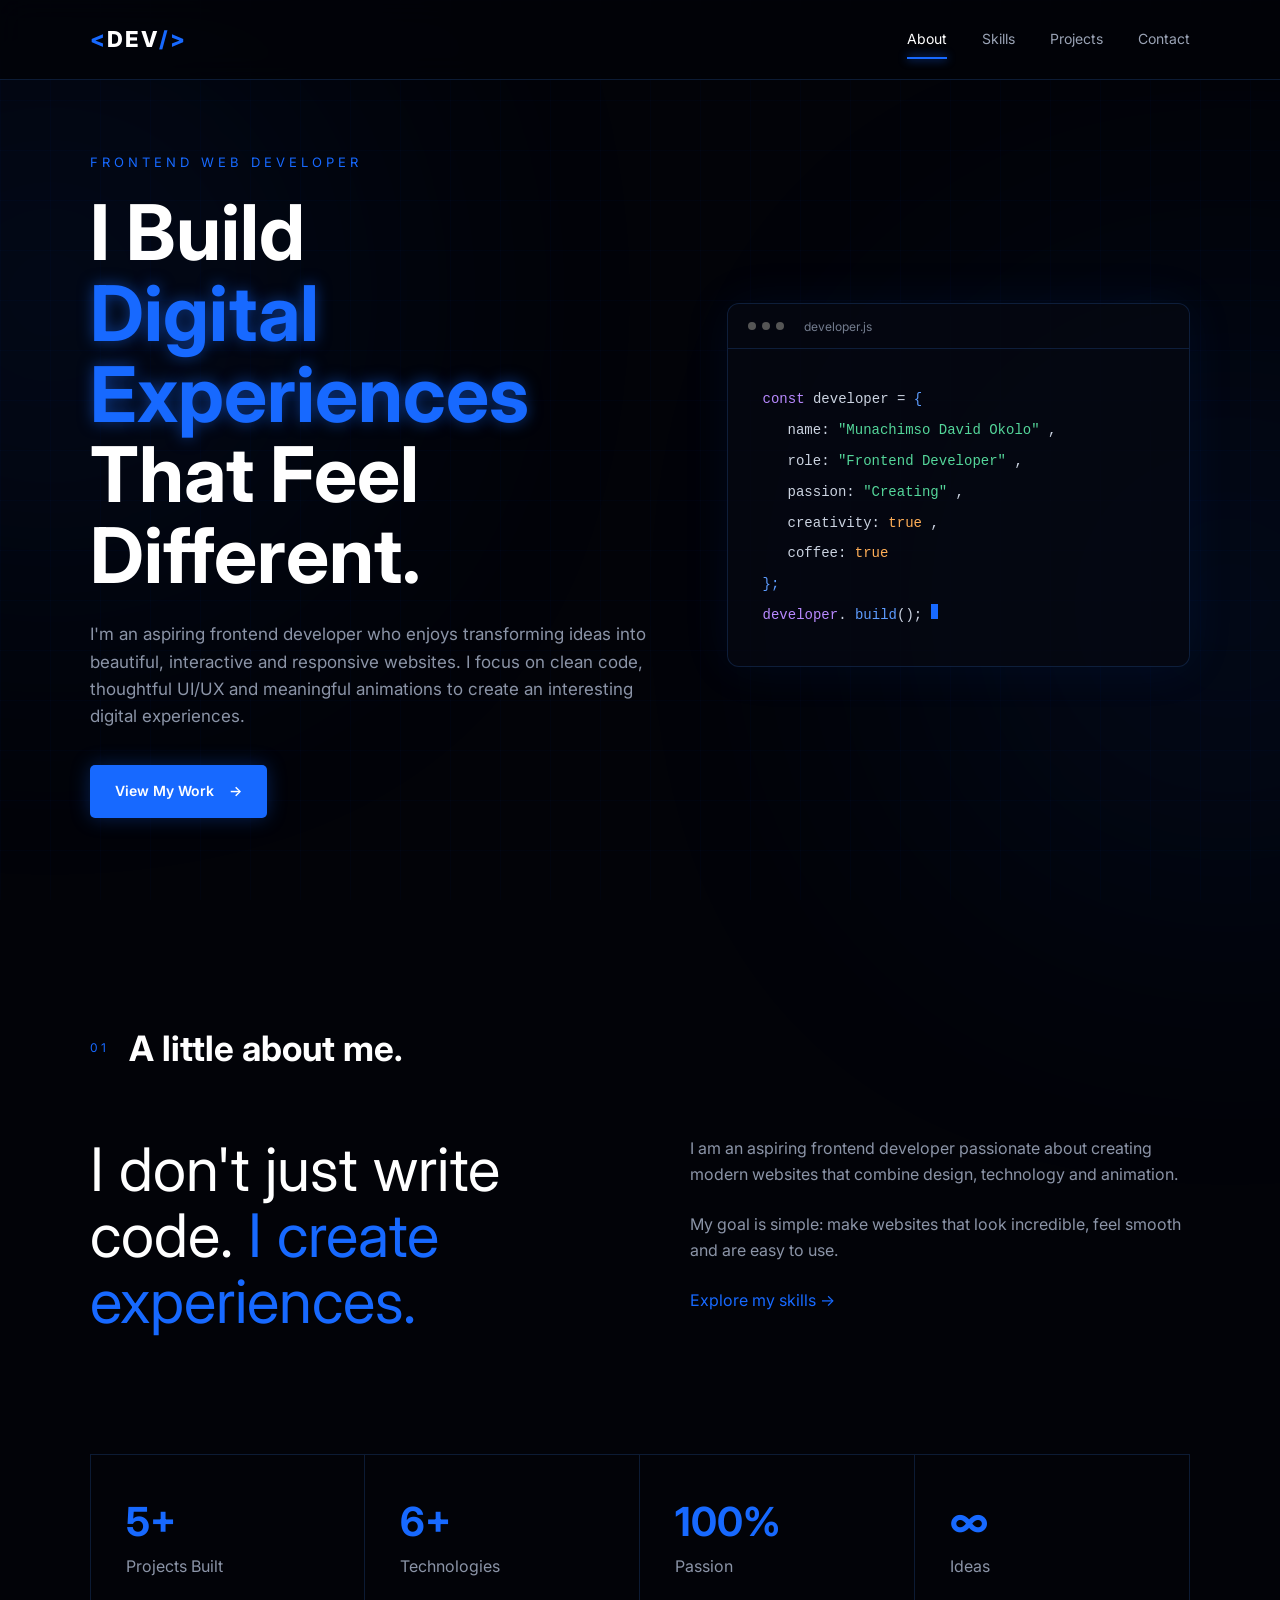
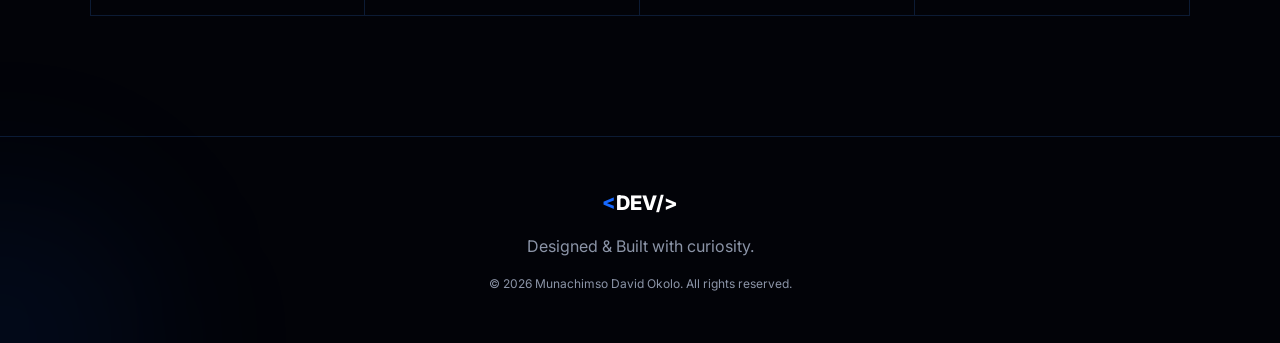
<file: index.html>
<!DOCTYPE html>
<html lang="en">

<head>
    <meta charset="UTF-8">

    <!-- Makes the website responsive on phones and tablets -->
    <meta name="viewport" content="width=device-width, initial-scale=1.0">

    <title>Munachimso David Okolo | Frontend Developer</title>

    <!-- Google Font -->
    <link rel="preconnect" href="https://fonts.googleapis.com">
    <link rel="preconnect" href="https://fonts.gstatic.com" crossorigin>

    <link href="https://fonts.googleapis.com/css2?family=Inter:wght@400;500;600;700;800&display=swap"
        rel="stylesheet">

    <!-- Our CSS file -->
    <link rel="stylesheet" href="css/style.css">
</head>

<body>

    <!-- =========================================
         LOADING SCREEN
    ========================================== -->

    <div class="loader">
        <div class="loader-text">LOADING<span>.</span></div>
    </div>


    <!-- =========================================
         NAVIGATION BAR
    ========================================== -->

    <header class="navbar">

        <a href="index.html" class="logo">
            <span>&lt;</span>DEV<span>/&gt;</span>
        </a>

        <!-- Mobile menu button -->
        <button class="menu-toggle" id="menuToggle">
            ☰
        </button>

        <nav id="navMenu">

            <a href="index.html" class="active">
                About
            </a>

            <a href="skills.html">
                Skills
            </a>

            <a href="projects.html">
                Projects
            </a>

            <a href="contact.html">
                Contact
            </a>

        </nav>

    </header>


    <!-- =========================================
         ANIMATED BACKGROUND
    ========================================== -->

    <div class="background-grid"></div>

    <div class="glow glow-one"></div>
    <div class="glow glow-two"></div>


    <!-- =========================================
         HERO / ABOUT SECTION
    ========================================== -->

    <main>

        <section class="hero">

            <div class="hero-content reveal">

                <p class="small-title">
                    FRONTEND WEB DEVELOPER
                </p>

                <h1>
                    I Build
                    <span>Digital Experiences</span>
                    That Feel Different.
                </h1>

                <p class="hero-description">
                    I'm an aspiring frontend developer who enjoys transforming ideas
                    into beautiful, interactive and responsive websites.
                    I focus on clean code, thoughtful UI/UX and meaningful animations to create
                    an interesting digital experiences.
                </p>


                <!-- Buttons -->

                <div class="hero-buttons">

                    <a href="projects.html" class="btn primary-btn">
                        View My Work
                        <span>→</span>
                    </a>

                    <!-- <a href="contact.html" class="btn secondary-btn">
                        Let's Talk
                    </a> -->

                </div>

            </div>


            <!-- =====================================
                 DEVELOPER CODE CARD
            ====================================== -->

            <div class="code-card reveal">

                <div class="window-top">

                    <div class="window-dots">
                        <span></span>
                        <span></span>
                        <span></span>
                    </div>

                    <p>developer.js</p>

                </div>


                <div class="code-content">

                    <p>
                        <span class="purple">const</span>
                        developer =
                        <span class="blue">{</span>
                    </p>

                    <p class="indent">
                        name:
                        <span class="green">
                            "Munachimso David Okolo"
                        </span>,
                    </p>

                    <p class="indent">
                        role:
                        <span class="green">
                            "Frontend Developer"
                        </span>,
                    </p>

                    <p class="indent">
                        passion:
                        <span class="green">
                            "Creating"
                        </span>,
                    </p>

                    <p class="indent">
                        creativity:
                        <span class="orange">
                            true
                        </span>,
                    </p>

                    <p class="indent">
                        coffee:
                        <span class="orange">
                            true
                        </span>
                    </p>

                    <p>
                        <span class="blue">};</span>
                    </p>

                    <p class="cursor-line">
                        <span class="purple">developer</span>.
                        <span class="blue">build</span>();
                        <span class="typing-cursor"></span>
                    </p>

                </div>

            </div>

        </section>


        <!-- =========================================
             ABOUT ME SECTION
        ========================================== -->

        <section class="about-section reveal">

            <div class="section-heading">

                <span>01</span>

                <h2>
                    A little about me.
                </h2>

            </div>

            <div class="about-grid">

                <div>

                    <p class="large-text">
                        I don't just write code.
                        <span>I create experiences.</span>
                    </p>

                </div>


                <div class="about-text">

                    <p>
                        I am an aspiring frontend developer passionate about
                        creating modern websites that combine design,
                        technology and animation.
                    </p>

                    <p>
                        My goal is simple: make websites that look
                        incredible, feel smooth and are easy to use.
                    </p>

                    <a href="skills.html" class="text-link">
                        Explore my skills →
                    </a>

                </div>

            </div>

        </section>


        <!-- =========================================
             QUICK STATS
        ========================================== -->

        <section class="stats reveal">

            <div class="stat-box">
                <h3>5+</h3>
                <p>Projects Built</p>
            </div>

            <div class="stat-box">
                <h3>6+</h3>
                <p>Technologies</p>
            </div>

            <div class="stat-box">
                <h3>100%</h3>
                <p>Passion</p>
            </div>

            <div class="stat-box">
                <h3>∞</h3>
                <p>Ideas</p>
            </div>

        </section>

    </main>


    <!-- =========================================
         FOOTER
    ========================================== -->

    <footer>

        <div class="footer-logo">
            &lt;DEV/&gt;
        </div>

        <p>
            Designed & Built with curiosity.
        </p>

        <p class="copyright">
            © 2026 Munachimso David Okolo. All rights reserved.
        </p>

    </footer>


    <!-- JavaScript -->
    <script src="js/script.js"></script>

</body>

</html>
</file>
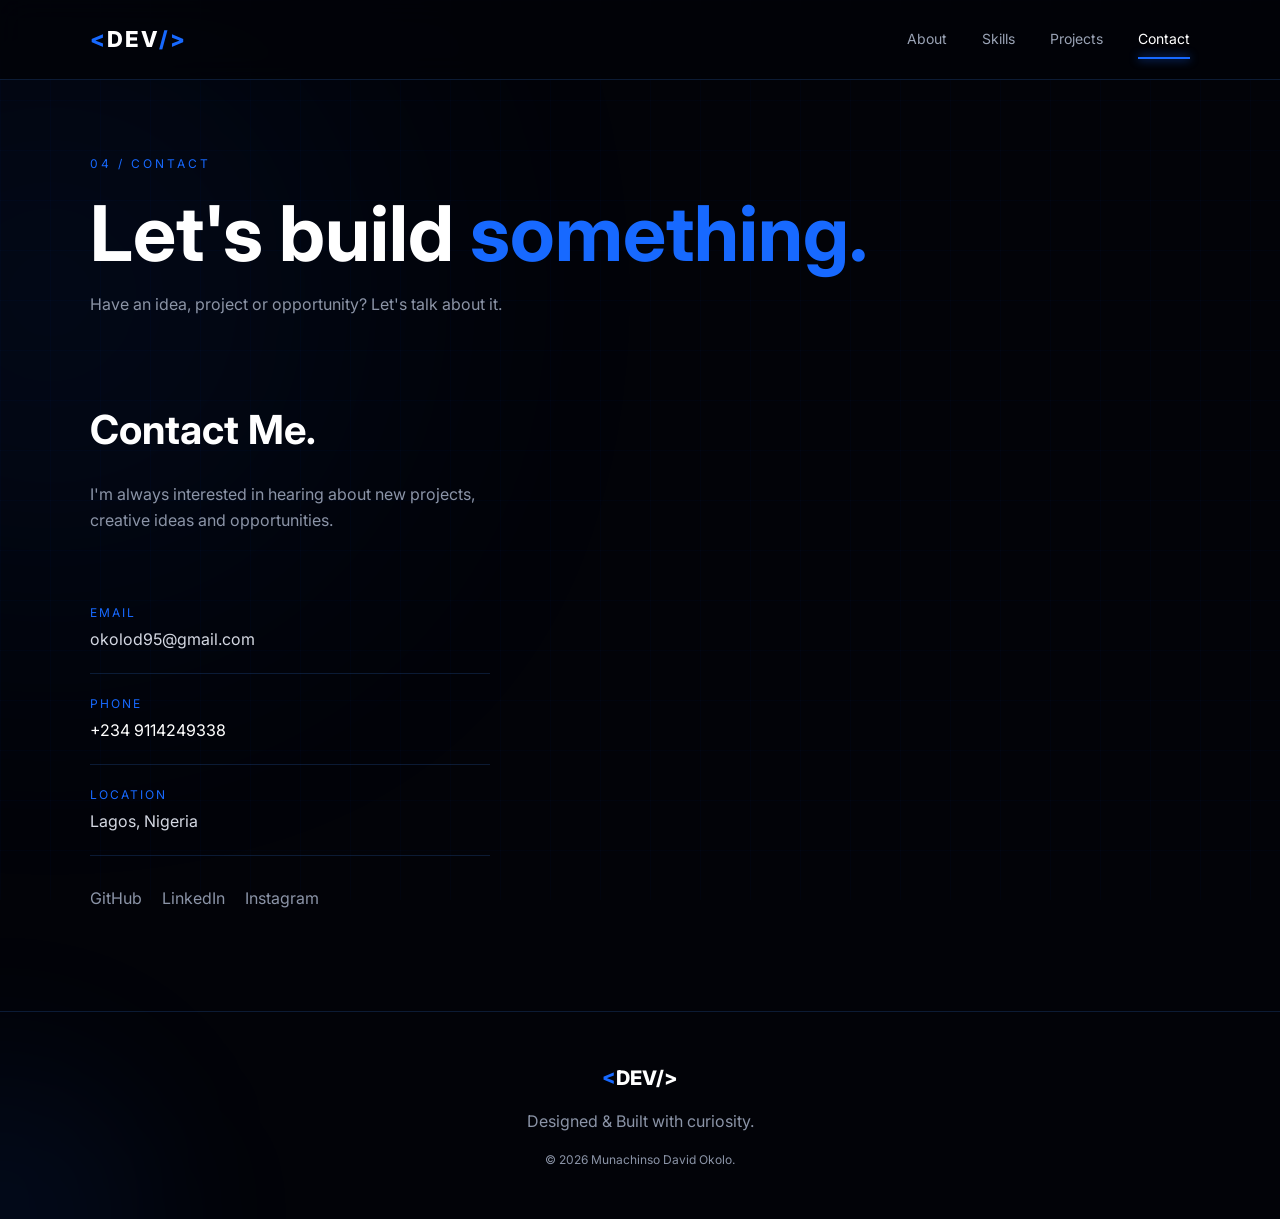
<file: contact.html>
<!DOCTYPE html>
<html lang="en">

<head>

    <meta charset="UTF-8">

    <meta name="viewport" content="width=device-width, initial-scale=1.0">

    <title>Contact | Munachimso David Okolo</title>

    <link rel="preconnect" href="https://fonts.googleapis.com">
    <link rel="preconnect" href="https://fonts.gstatic.com" crossorigin>

    <link href="https://fonts.googleapis.com/css2?family=Inter:wght@400;500;600;700;800&display=swap"
        rel="stylesheet">

    <link rel="stylesheet" href="css/style.css">

</head>

<body>


    <!-- Navigation -->

    <header class="navbar">

        <a href="index.html" class="logo">
            <span>&lt;</span>DEV<span>/&gt;</span>
        </a>

        <button class="menu-toggle" id="menuToggle">
            ☰
        </button>

        <nav id="navMenu">

            <a href="index.html">
                About
            </a>

            <a href="skills.html">
                Skills
            </a>

            <a href="projects.html">
                Projects
            </a>

            <a href="contact.html" class="active">
                Contact
            </a>

        </nav>

    </header>


    <!-- Background -->

    <div class="background-grid"></div>

    <div class="glow glow-one"></div>


    <main class="page-container">


        <!-- Heading -->

        <section class="page-heading reveal">

            <span class="section-number">
                04 / CONTACT
            </span>

            <h1>
                Let's build
                <span>something.</span>
            </h1>

            <p>
                Have an idea, project or opportunity?
                Let's talk about it.
            </p>

        </section>


        <!-- Contact layout -->

        <section class="contact-grid reveal">


            <!-- Contact information -->

            <div class="contact-info">

                <h2>
                    Contact Me.
                </h2>

                <p>
                    I'm always interested in hearing about
                    new projects, creative ideas and
                    opportunities.
                </p>


                <div class="contact-item">

                    <span>Email</span>

                    <a href="okolod95@gmail.com">
                        okolod95@gmail.com
                    </a>
                </div>

                <div class="contact-item">

                    <span>Phone</span>
                    +234 9114249338
                </div>


                <div class="contact-item">

                    <span>Location</span>

                    <p>
                        Lagos, Nigeria
                    </p>

                </div>


                <div class="social-links">

                    <a href="https://github.com/okolod95/">
                        GitHub
                    </a>

                    <a href="https://www.linkedin.com/in/munachimso-okolo-769398428">
                        LinkedIn
                    </a>

                    <a href="#">
                        Instagram
                    </a>

                    

                </div>

            </div>


            <!-- Contact form -->

            <!-- <form class="contact-form" id="contactForm">

                <div class="input-group">

                    <label for="name">
                        Your Name
                    </label>

                    <input
                        type="text"
                        id="name"
                        placeholder="John Doe"
                        required
                    >

                </div>


                <div class="input-group">

                    <label for="email">
                        Email Address
                    </label>

                    <input
                        type="email"
                        id="email"
                        placeholder="john@example.com"
                        required
                    >

                </div>


                <div class="input-group">

                    <label for="message">
                        Tell me about your project
                    </label>

                    <textarea
                        id="message"
                        rows="6"
                        placeholder="I have an idea..."
                        required
                    ></textarea>

                </div>


                <button type="submit" class="btn primary-btn">

                    Send Message

                    <span>→</span>

                </button> -->


                <!-- JavaScript displays a message here -->

                <!-- <p id="formMessage"></p> -->

            <!-- </form> -->

        </section>


    </main>


    <!-- Footer -->

    <footer>

        <div class="footer-logo">
            &lt;DEV/&gt;
        </div>

        <p>
            Designed & Built with curiosity.
        </p>

        <p class="copyright">
            © 2026 Munachinso David Okolo.
        </p>

    </footer>


    <script src="js/script.js"></script>

</body>

</html>
</file>
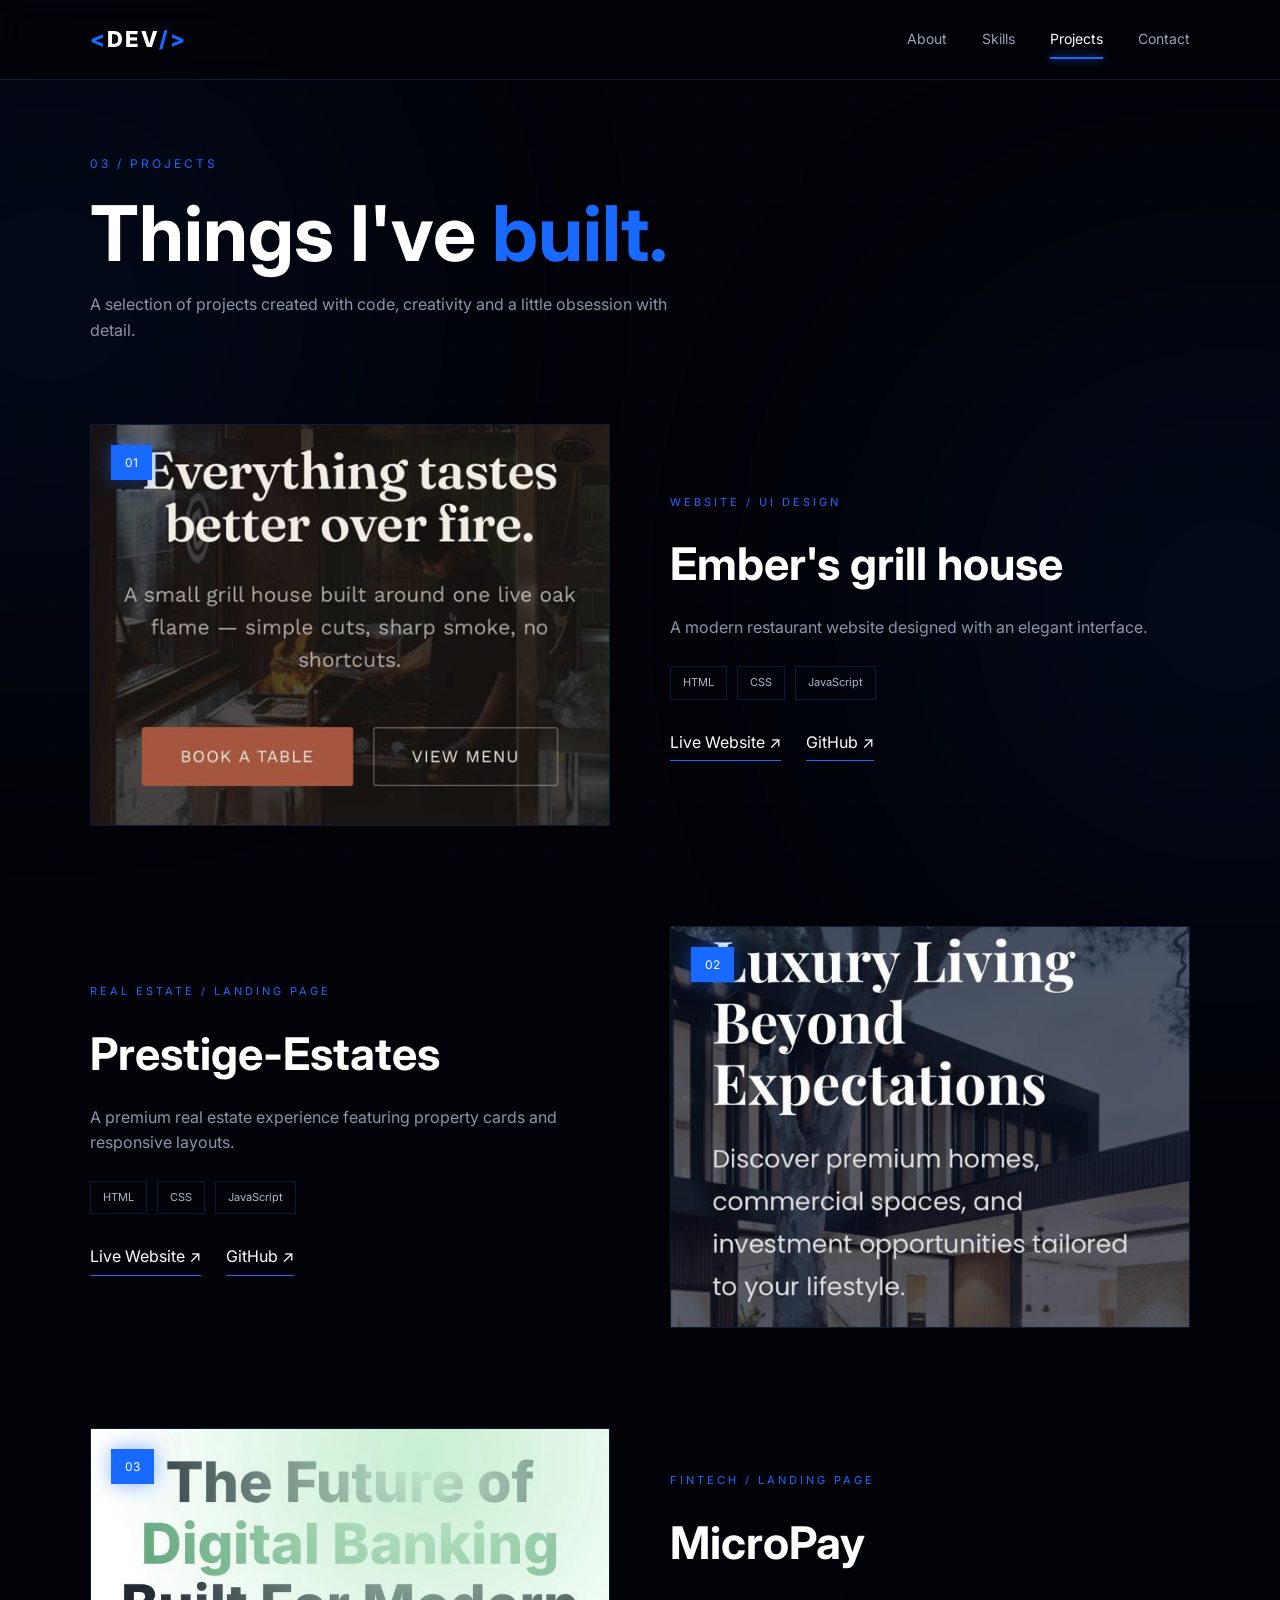
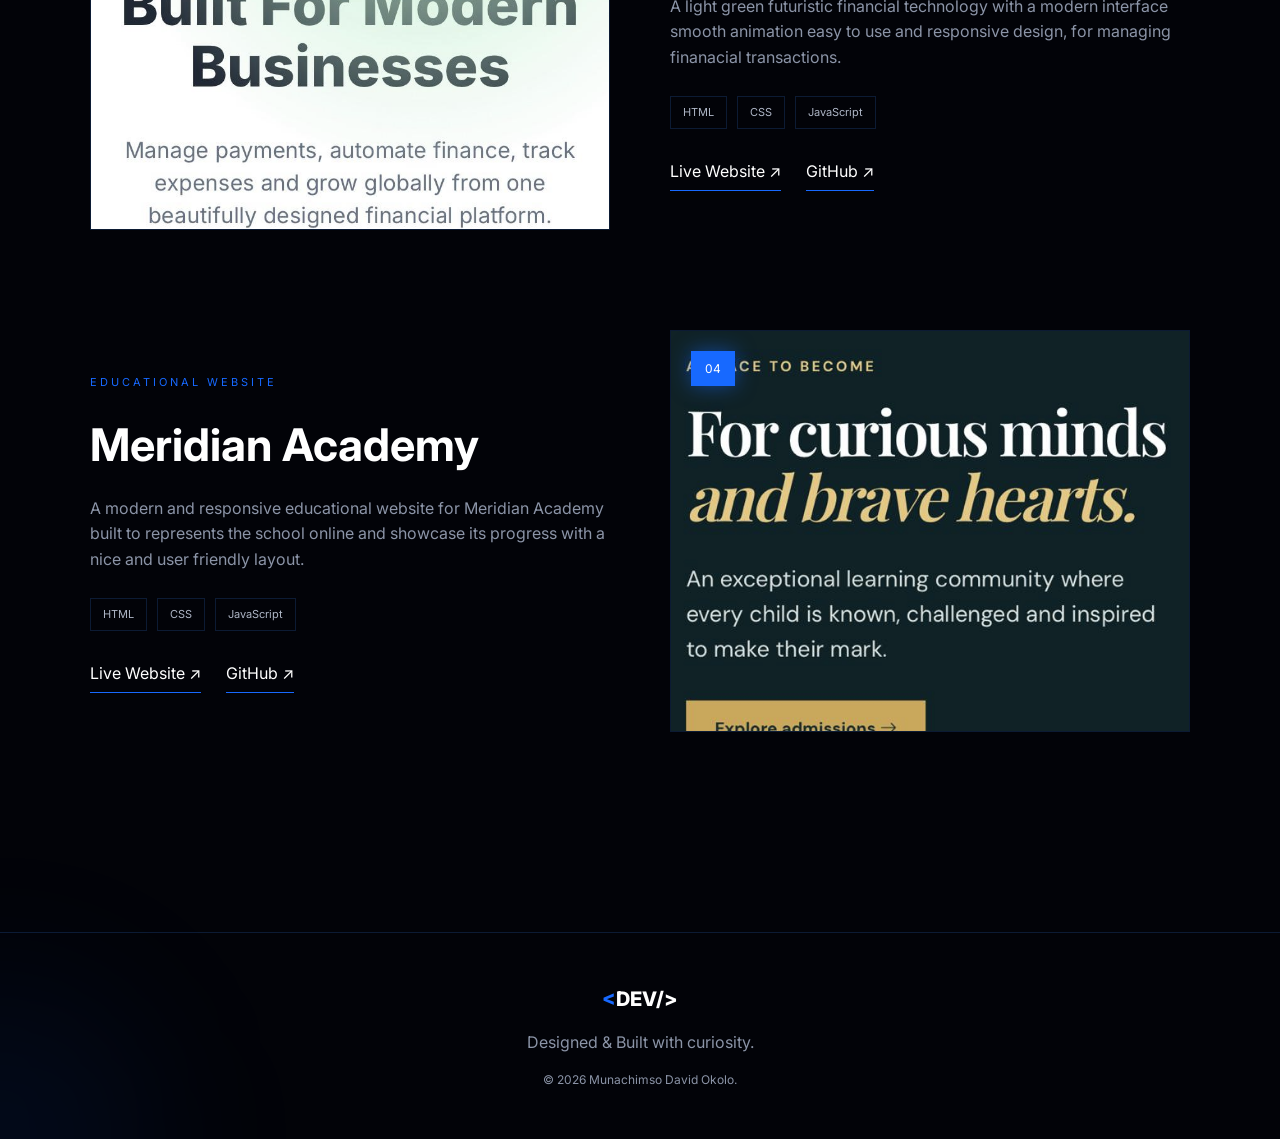
<file: projects.html>
<!DOCTYPE html>
<html lang="en">

<head>

    <meta charset="UTF-8">

    <meta name="viewport" content="width=device-width, initial-scale=1.0">

    <title>Projects | Munachimso David Okolo</title>

    <link rel="preconnect" href="https://fonts.googleapis.com">
    <link rel="preconnect" href="https://fonts.gstatic.com" crossorigin>

    <link href="https://fonts.googleapis.com/css2?family=Inter:wght@400;500;600;700;800&display=swap"
        rel="stylesheet">

    <link rel="stylesheet" href="css/style.css">

</head>

<body>


    <!-- Navigation -->

    <header class="navbar">

        <a href="index.html" class="logo">
            <span>&lt;</span>DEV<span>/&gt;</span>
        </a>

        <button class="menu-toggle" id="menuToggle">
            ☰
        </button>

        <nav id="navMenu">

            <a href="index.html">
                About
            </a>

            <a href="skills.html">
                Skills
            </a>

            <a href="projects.html" class="active">
                Projects
            </a>

            <a href="contact.html">
                Contact
            </a>

        </nav>

    </header>


    <!-- Background -->

    <div class="background-grid"></div>

    <div class="glow glow-one"></div>
    <div class="glow glow-two"></div>


    <main class="page-container">


        <!-- Page heading -->

        <section class="page-heading reveal">

            <span class="section-number">
                03 / PROJECTS
            </span>

            <h1>
                Things I've
                <span>built.</span>
            </h1>

            <p>
                A selection of projects created with code,
                creativity and a little obsession with detail.
            </p>

        </section>


        <!-- =========================================
             PROJECT 1
        ========================================== -->

        <section class="project-card reveal">

            <div class="project-image">

                <img src="./img/ember.jpeg"
                    alt="Restaurant website project">

                <div class="project-number">
                    01
                </div>

            </div>


            <div class="project-info">

                <span class="project-type">
                    WEBSITE / UI DESIGN
                </span>

                <h2>
                    Ember's grill house 
                </h2>

                <p>
                    A modern restaurant website designed with
                    an elegant interface.
                </p>


                <div class="technologies">

                    <span>HTML</span>
                    <span>CSS</span>
                    <span>JavaScript</span>

                </div>


                <div class="project-links">

                    <a href="https://okolod95.github.io/Ember-s-grill-house-/" class="project-link">
                        Live Website ↗
                    </a>

                    <a href="https://github.com/okolod95/Ember-s-grill-house-" class="project-link">
                        GitHub ↗
                    </a>

                </div>

            </div>

        </section>


        <!-- =========================================
             PROJECT 2
        ========================================== -->

        <section class="project-card reverse reveal">

            <div class="project-image">

                <img src="./img/prestige.jpeg"
                    alt="Real estate website project">

                <div class="project-number">
                    02
                </div>

            </div>


            <div class="project-info">

                <span class="project-type">
                    REAL ESTATE / LANDING PAGE
                </span>

                <h2>
                    Prestige-Estates
                </h2>

                <p>
                    A premium real estate experience featuring
                    property cards and responsive layouts.
                </p>


                <div class="technologies">

                    <span>HTML</span>
                    <span>CSS</span>
                    <span>JavaScript</span>

                </div>


                <div class="project-links">

                    <a href="https://okolod95.github.io/Prestige-Estates/" class="project-link">
                        Live Website ↗
                    </a>

                    <a href="https://github.com/okolod95/Prestige-Estates" class="project-link">
                        GitHub ↗
                    </a>

                </div>

            </div>

        </section>


        <!-- =========================================
             PROJECT 3
        ========================================== -->

        <section class="project-card reveal">

            <div class="project-image">

                <img src="./img/micropay.jpeg"
                    alt="micropay landing page project">

                <div class="project-number">
                    03
                </div>

            </div>


            <div class="project-info">

                <span class="project-type">
                    FINTECH / LANDING PAGE
                </span>

                <h2>
                    MicroPay 
                </h2>

                <p>
                    A light green futuristic financial technology
                    with a modern interface smooth animation easy 
                    to use and responsive design, for managing finanacial 
                    transactions.
                </p>


                <div class="technologies">

                    <span>HTML</span>
                    <span>CSS</span>
                    <span>JavaScript</span>

                </div>


                <div class="project-links">

                    <a href="https://okolod95.github.io/micropay/" class="project-link">
                        Live Website ↗
                    </a>

                    <a href="https://github.com/okolod95/micropay/" class="project-link">
                        GitHub ↗
                    </a>

                </div>

            </div>

        </section>


        <!-- =========================================
             PROJECT 4
        ========================================== -->

        <section class="project-card reverse reveal">

            <div class="project-image">

                <img src="./img/meridian.jpeg"
                    alt="Educational Website">

                <div class="project-number">
                    04
                </div>

            </div>


            <div class="project-info">

                <span class="project-type">
                    EDUCATIONAL WEBSITE
                </span>

                <h2>
                    Meridian Academy
                </h2>

                <p>
                    A modern and responsive educational website 
                    for Meridian Academy built to  represents the 
                    school online and showcase its progress  with 
                    a nice and user friendly layout.
                </p>


                <div class="technologies">

                    <span>HTML</span>
                    <span>CSS</span>
                    <span>JavaScript</span>

                </div>


                <div class="project-links">

                    <a href="https://okolod95.github.io/Meridian-Academy/" class="project-link">
                        Live Website ↗
                    </a>

                    <a href="https://github.com/okolod95/Meridian-Academy/" class="project-link">
                        GitHub ↗
                    </a>

                </div>

            </div>

        </section>


    </main>


    <!-- Footer -->

    <footer>

        <div class="footer-logo">
            &lt;DEV/&gt;
        </div>

        <p>
            Designed & Built with curiosity.
        </p>

        <p class="copyright">
            © 2026 Munachimso David Okolo.
        </p>

    </footer>


    <script src="js/script.js"></script>

</body>

</html>
</file>
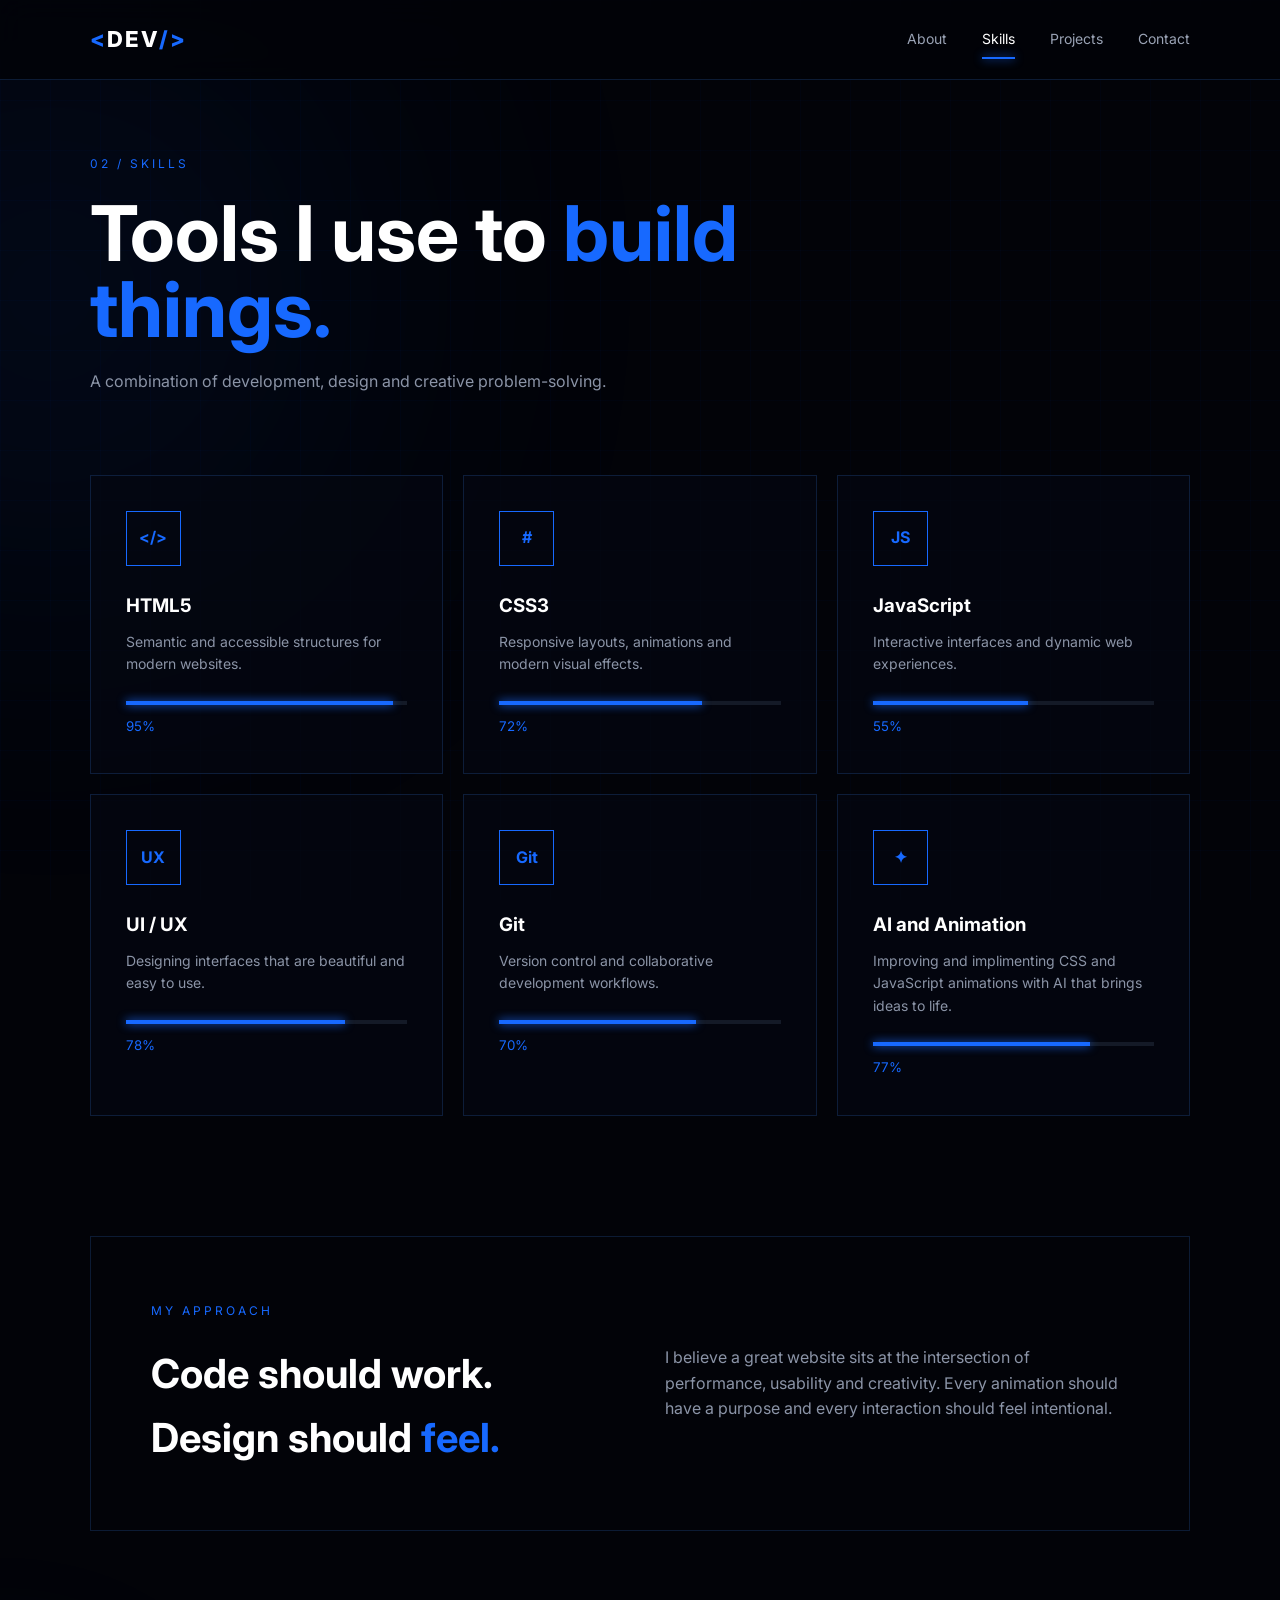
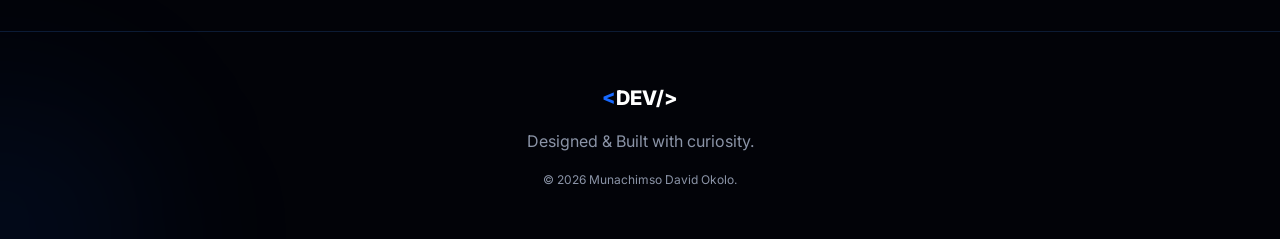
<file: skills.html>
<!DOCTYPE html>
<html lang="en">

<head>

    <meta charset="UTF-8">

    <meta name="viewport" content="width=device-width, initial-scale=1.0">

    <title>Skills | Munachimso David Okolo</title>

    <link rel="preconnect" href="https://fonts.googleapis.com">
    <link rel="preconnect" href="https://fonts.gstatic.com" crossorigin>

    <link href="https://fonts.googleapis.com/css2?family=Inter:wght@400;500;600;700;800&display=swap"
        rel="stylesheet">

    <link rel="stylesheet" href="css/style.css">

</head>

<body>


    <!-- Navigation -->

    <header class="navbar">

        <a href="index.html" class="logo">
            <span>&lt;</span>DEV<span>/&gt;</span>
        </a>

        <button class="menu-toggle" id="menuToggle">
            ☰
        </button>

        <nav id="navMenu">

            <a href="index.html">
                About
            </a>

            <a href="skills.html" class="active">
                Skills
            </a>

            <a href="projects.html">
                Projects
            </a>

            <a href="contact.html">
                Contact
            </a>

        </nav>

    </header>


    <!-- Background -->

    <div class="background-grid"></div>

    <div class="glow glow-one"></div>


    <main class="page-container">


        <!-- Page heading -->

        <section class="page-heading reveal">

            <span class="section-number">
                02 / SKILLS
            </span>

            <h1>
                Tools I use to
                <span>build things.</span>
            </h1>

            <p>
                A combination of development, design and creative
                problem-solving.
            </p>

        </section>


        <!-- =========================================
             SKILLS GRID
        ========================================== -->

        <section class="skills-grid reveal">


            <!-- HTML -->

            <div class="skill-card">

                <div class="skill-icon">
                    &lt;/&gt;
                </div>

                <h3>HTML5</h3>

                <p>
                    Semantic and accessible structures
                    for modern websites.
                </p>

                <div class="skill-bar">
                    <span style="width: 95%;"></span>
                </div>

                <small>95%</small>

            </div>


            <!-- CSS -->

            <div class="skill-card">

                <div class="skill-icon">
                    #
                </div>

                <h3>CSS3</h3>

                <p>
                    Responsive layouts, animations and
                    modern visual effects.
                </p>

                <div class="skill-bar">
                    <span style="width: 72%;"></span>
                </div>

                <small>72%</small>

            </div>


            <!-- JavaScript -->

            <div class="skill-card">

                <div class="skill-icon">
                    JS
                </div>

                <h3>JavaScript</h3>

                <p>
                    Interactive interfaces and dynamic
                    web experiences.
                </p>

                <div class="skill-bar">
                    <span style="width: 55%;"></span>
                </div>

                <small>55%</small>

            </div>


            <!-- UI UX -->

            <div class="skill-card">

                <div class="skill-icon">
                    UX
                </div>

                <h3>UI / UX</h3>

                <p>
                    Designing interfaces that are
                    beautiful and easy to use.
                </p>

                <div class="skill-bar">
                    <span style="width: 78%;"></span>
                </div>

                <small>78%</small>

            </div>


            <!-- Git -->

            <div class="skill-card">

                <div class="skill-icon">
                    Git
                </div>

                <h3>Git</h3>

                <p>
                    Version control and collaborative
                    development workflows.
                </p>

                <div class="skill-bar">
                    <span style="width: 70%;"></span>
                </div>

                <small>70%</small>

            </div>


            <!-- Animation -->

            <div class="skill-card">

                <div class="skill-icon">
                    ✦
                </div>

                <h3>AI and Animation</h3>

                <p>
                   Improving and implimenting CSS and JavaScript animations with AI that
                    brings ideas to life.
                </p>

                <div class="skill-bar">
                    <span style="width: 77%;"></span>
                </div>

                <small>77%</small>

            </div>

        </section>


        <!-- =========================================
             DEVELOPMENT PHILOSOPHY
        ========================================== -->

        <section class="philosophy reveal">

            <div>

                <span class="section-number">
                    MY APPROACH
                </span>

                <h2>
                    Code should work.
                    <br>
                    Design should <span>feel.</span>
                </h2>

            </div>

            <p>
                I believe a great website sits at the intersection
                of performance, usability and creativity. Every
                animation should have a purpose and every interaction
                should feel intentional.
            </p>

        </section>


    </main>


    <!-- Footer -->

    <footer>

        <div class="footer-logo">
            &lt;DEV/&gt;
        </div>

        <p>
            Designed & Built with curiosity.
        </p>

        <p class="copyright">
            © 2026 Munachimso David Okolo.
        </p>

    </footer>


    <script src="js/script.js"></script>

</body>

</html>
</file>
<file: css/style.css>
/* =====================================================
   GLOBAL SETTINGS
   ===================================================== */

/* Remove default browser spacing */
* {
    margin: 0;
    padding: 0;
    box-sizing: border-box;
}


/* Smooth scrolling when clicking links */
html {
    scroll-behavior: smooth;
}


/* Main body styling */
body {

    background: #020308;

    color: #ffffff;

    font-family: "Inter", sans-serif;

    line-height: 1.6;

    overflow-x: hidden;
}


/* Royal blue used throughout the website */
:root {

    --blue: #1769ff;

    --bright-blue: #3d8bff;

    --dark-blue: #071a42;

    --black: #020308;

    --gray: #8b94a7;

    --light-gray: #c7ccda;

    --border: rgba(61, 139, 255, 0.18);

}


/* Remove default link styling */
a {
    color: inherit;
    text-decoration: none;
}


/* =====================================================
   LOADING SCREEN
   ===================================================== */

.loader {

    position: fixed;

    inset: 0;

    background: #020308;

    z-index: 9999;

    display: flex;

    justify-content: center;

    align-items: center;

    animation: loaderOut 1s ease 1.5s forwards;
}


.loader-text {

    font-size: 18px;

    letter-spacing: 5px;

    color: white;

}


.loader-text span {

    color: var(--blue);

    animation: blink 0.7s infinite;

}


/* Loader animation */
@keyframes loaderOut {

    to {
        opacity: 0;
        visibility: hidden;
    }

}


@keyframes blink {

    50% {
        opacity: 0;
    }

}


/* =====================================================
   NAVIGATION
   ===================================================== */

.navbar {

    position: fixed;

    top: 0;

    left: 0;

    width: 100%;

    height: 80px;

    padding: 0 7%;

    display: flex;

    align-items: center;

    justify-content: space-between;

    background: rgba(2, 3, 8, 0.8);

    backdrop-filter: blur(15px);

    border-bottom: 1px solid var(--border);

    z-index: 1000;

}


/* Logo */

.logo {

    font-size: 22px;

    font-weight: 800;

    letter-spacing: 2px;

}


.logo span {

    color: var(--blue);

}


/* Navigation links */

nav {

    display: flex;

    gap: 35px;

}


nav a {

    color: #9aa3b5;

    font-size: 14px;

    transition: 0.3s;

    position: relative;

}


/* Blue line underneath navigation link */

nav a::after {

    content: "";

    position: absolute;

    bottom: -8px;

    left: 0;

    width: 0;

    height: 2px;

    background: var(--blue);

    box-shadow: 0 0 10px var(--blue);

    transition: 0.3s;

}


nav a:hover,
nav a.active {

    color: white;

}


nav a:hover::after,
nav a.active::after {

    width: 100%;

}


/* Mobile menu button */

.menu-toggle {

    display: none;

    background: transparent;

    color: white;

    border: none;

    font-size: 25px;

    cursor: pointer;

}


/* =====================================================
   ANIMATED BACKGROUND GRID
   ===================================================== */

.background-grid {

    position: fixed;

    inset: 0;

    z-index: -3;

    opacity: 0.35;

    background-image:

        linear-gradient(
            rgba(23, 105, 255, 0.08) 1px,
            transparent 1px
        ),

        linear-gradient(
            90deg,
            rgba(23, 105, 255, 0.08) 1px,
            transparent 1px
        );

    background-size: 50px 50px;

    animation: gridMove 20s linear infinite;

}


@keyframes gridMove {

    from {
        transform: translateY(0);
    }

    to {
        transform: translateY(50px);
    }

}


/* =====================================================
   GLOWING BACKGROUND EFFECTS
   ===================================================== */

.glow {

    position: fixed;

    width: 500px;

    height: 500px;

    border-radius: 50%;

    background: var(--blue);

    filter: blur(180px);

    opacity: 0.12;

    z-index: -2;

    pointer-events: none;

}


.glow-one {

    top: 5%;

    left: -200px;

}


.glow-two {

    right: -200px;

    bottom: 5%;

}


/* =====================================================
   HERO
   ===================================================== */

.hero {

    min-height: 100vh;

    padding: 150px 7% 80px;

    display: grid;

    grid-template-columns: 1.1fr 0.9fr;

    gap: 70px;

    align-items: center;

}


.small-title {

    color: var(--blue);

    font-size: 13px;

    letter-spacing: 4px;

    margin-bottom: 20px;

}


.hero h1 {

    font-size: clamp(45px, 6vw, 82px);

    line-height: 1.05;

    max-width: 850px;

}


.hero h1 span {

    display: block;

    color: var(--blue);

    text-shadow:
        0 0 15px rgba(23, 105, 255, 0.5);

}


.hero-description {

    max-width: 650px;

    margin-top: 25px;

    color: var(--gray);

    font-size: 17px;

}


/* =====================================================
   BUTTONS
   ===================================================== */

.hero-buttons {

    display: flex;

    gap: 15px;

    margin-top: 35px;

}


.btn {

    display: inline-flex;

    align-items: center;

    gap: 15px;

    padding: 15px 25px;

    border-radius: 5px;

    font-weight: 600;

    font-size: 14px;

    transition: 0.3s;

}


.primary-btn {

    background: var(--blue);

    color: white;

    box-shadow:
        0 0 20px rgba(23, 105, 255, 0.3);

}


.primary-btn:hover {

    transform: translateY(-4px);

    box-shadow:
        0 0 35px rgba(23, 105, 255, 0.6);

}


/* .secondary-btn {

    border: 1px solid var(--border);

    color: white;

}


.secondary-btn:hover {

    border-color: var(--blue);

    color: var(--bright-blue);

} */


/* =====================================================
   CODE CARD
   ===================================================== */

.code-card {

    background: rgba(5, 8, 18, 0.8);

    border: 1px solid var(--border);

    border-radius: 12px;

    box-shadow:
        0 0 50px rgba(23, 105, 255, 0.08);

    overflow: hidden;

    transform: perspective(1000px) rotateY(-5deg);

    transition: 0.5s;

}


.code-card:hover {

    transform:
        perspective(1000px)
        rotateY(0deg)
        translateY(-8px);

    box-shadow:
        0 0 60px rgba(23, 105, 255, 0.2);

}


.window-top {

    height: 45px;

    display: flex;

    align-items: center;

    gap: 20px;

    padding: 0 20px;

    border-bottom: 1px solid var(--border);

}


.window-top p {

    color: #737c8e;

    font-size: 12px;

}


.window-dots {

    display: flex;

    gap: 6px;

}


.window-dots span {

    width: 8px;

    height: 8px;

    border-radius: 50%;

    background: #555;

}


.code-content {

    padding: 35px;

    font-family: monospace;

    font-size: 14px;

    line-height: 2.2;

    color: #cbd3e1;

}


.indent {

    padding-left: 25px;

}


.purple {
    color: #b889ff;
}


.blue {
    color: #5d9cff;
}


.green {
    color: #54d69a;
}


.orange {
    color: #ffae57;
}


/* Cursor animation */

.typing-cursor {

    display: inline-block;

    width: 7px;

    height: 15px;

    background: var(--blue);

    animation: blink 0.8s infinite;

}


/* =====================================================
   GENERAL SECTION
   ===================================================== */

.about-section {

    padding: 120px 7%;

}


.section-heading {

    display: flex;

    gap: 20px;

    align-items: center;

    margin-bottom: 60px;

}


.section-heading span,
.section-number {

    color: var(--blue);

    font-size: 12px;

    letter-spacing: 3px;

}


.section-heading h2 {

    font-size: 35px;

}


.about-grid {

    display: grid;

    grid-template-columns: 1fr 1fr;

    gap: 100px;

}


.large-text {

    font-size: clamp(35px, 5vw, 60px);

    line-height: 1.1;

}


.large-text span {

    color: var(--blue);

}


.about-text {

    color: var(--gray);

}


.about-text p {

    margin-bottom: 25px;

}


.text-link {

    color: var(--blue);

}


/* =====================================================
   STATS
   ===================================================== */

.stats {

    display: grid;

    grid-template-columns: repeat(4, 1fr);

    margin: 0 7% 120px;

    border: 1px solid var(--border);

}


.stat-box {

    padding: 35px;

    border-right: 1px solid var(--border);

}


.stat-box:last-child {

    border-right: none;

}


.stat-box h3 {

    font-size: 40px;

    color: var(--blue);

}


.stat-box p {

    color: var(--gray);

}


/* =====================================================
   PAGE CONTAINER
   ===================================================== */

.page-container {

    padding: 150px 7% 100px;

}


.page-heading {

    max-width: 850px;

    margin-bottom: 80px;

}


.page-heading h1 {

    font-size: clamp(45px, 6vw, 80px);

    line-height: 1;

    margin: 20px 0;

}


.page-heading h1 span {

    color: var(--blue);

}


.page-heading p {

    color: var(--gray);

    max-width: 600px;

}


/* =====================================================
   SKILLS
   ===================================================== */

.skills-grid {

    display: grid;

    grid-template-columns: repeat(3, 1fr);

    gap: 20px;

}


.skill-card {

    padding: 35px;

    border: 1px solid var(--border);

    background: rgba(5, 8, 18, 0.7);

    transition: 0.4s;

}


.skill-card:hover {

    transform: translateY(-10px);

    border-color: var(--blue);

    box-shadow:
        0 10px 40px rgba(23, 105, 255, 0.15);

}


.skill-icon {

    width: 55px;

    height: 55px;

    display: flex;

    align-items: center;

    justify-content: center;

    border: 1px solid var(--blue);

    color: var(--blue);

    margin-bottom: 25px;

    font-weight: bold;

}


.skill-card h3 {

    margin-bottom: 10px;

}


.skill-card p {

    color: var(--gray);

    font-size: 14px;

    margin-bottom: 25px;

}


.skill-bar {

    height: 4px;

    background: #141a27;

    margin-bottom: 8px;

}


.skill-bar span {

    display: block;

    height: 100%;

    background: var(--blue);

    box-shadow:
        0 0 10px var(--blue);

}


.skill-card small {

    color: var(--blue);

}


/* =====================================================
   PHILOSOPHY
   ===================================================== */

.philosophy {

    margin-top: 120px;

    padding: 60px;

    border: 1px solid var(--border);

    display: grid;

    grid-template-columns: 1fr 1fr;

    gap: 50px;

}


.philosophy h2 {

    font-size: 40px;

    margin-top: 20px;

}


.philosophy h2 span {

    color: var(--blue);

}


.philosophy > p {

    color: var(--gray);

    align-self: center;

}


/* =====================================================
   PROJECTS
   ===================================================== */

.project-card {

    display: grid;

    grid-template-columns: 1fr 1fr;

    gap: 60px;

    align-items: center;

    margin-bottom: 100px;

}


.project-card.reverse .project-image {

    order: 2;

}


.project-image {

    position: relative;

    overflow: hidden;

    border: 1px solid var(--border);

}


.project-image img {

    display: block;

    width: 100%;

    height: 400px;

    object-fit: cover;

    transition: 0.7s;

    filter: grayscale(30%);

}


.project-image:hover img {

    transform: scale(1.08);

    filter: grayscale(0%);

}


.project-number {

    position: absolute;

    top: 20px;

    left: 20px;

    background: var(--blue);

    padding: 8px 14px;

    font-size: 12px;

    box-shadow:
        0 0 20px rgba(23, 105, 255, 0.5);

}


.project-type {

    color: var(--blue);

    font-size: 11px;

    letter-spacing: 3px;

}


.project-info h2 {

    font-size: 45px;

    margin: 15px 0;

}


.project-info > p {

    color: var(--gray);

    margin-bottom: 25px;

}


.technologies {

    display: flex;

    gap: 10px;

    flex-wrap: wrap;

    margin-bottom: 30px;

}


.technologies span {

    border: 1px solid var(--border);

    padding: 7px 12px;

    font-size: 11px;

    color: #aeb6c6;

}


.project-links {

    display: flex;

    gap: 25px;

}


.project-link {

    color: white;

    border-bottom: 1px solid var(--blue);

    padding-bottom: 5px;

    transition: 0.3s;

}


.project-link:hover {

    color: var(--blue);

}


/* =====================================================
   CONTACT
   ===================================================== */

.contact-grid {

    display: grid;

    grid-template-columns: 0.8fr 1.2fr;

    gap: 100px;

}


.contact-info h2 {

    font-size: 40px;

    margin-bottom: 20px;

}


.contact-info > p {

    color: var(--gray);

    margin-bottom: 50px;

}


.contact-item {

    padding: 20px 0;

    border-bottom: 1px solid var(--border);

}


.contact-item span {

    display: block;

    color: var(--blue);

    font-size: 12px;

    text-transform: uppercase;

    letter-spacing: 2px;

    margin-bottom: 5px;

}


.contact-item a,
.contact-item p {

    color: #d4d8e2;

}


/* Social links */

.social-links {

    display: flex;

    gap: 20px;

    margin-top: 30px;

}


.social-links a {

    color: var(--gray);

    transition: 0.3s;

}


.social-links a:hover {

    color: var(--blue);

}


/* Contact form */

/* .contact-form {

    padding: 40px;

    border: 1px solid var(--border);

    background: rgba(5, 8, 18, 0.7);

} */


/* .input-group {

    margin-bottom: 25px;

} */


/* .input-group label {

    display: block;

    color: #cbd1dd;

    font-size: 13px;

    margin-bottom: 8px;

}


.input-group input,
.input-group textarea {

    width: 100%;

    padding: 15px;

    background: #050811;

    border: 1px solid var(--border);

    color: white;

    outline: none;

    font-family: inherit;

    transition: 0.3s;

}


.input-group input:focus,
.input-group textarea:focus {

    border-color: var(--blue);

    box-shadow:
        0 0 15px rgba(23, 105, 255, 0.1);

}


.input-group textarea {

    resize: vertical;

} */


/* Form message */

/* #formMessage {

    margin-top: 20px;

    color: var(--blue);

} */


/* =====================================================
   FOOTER
   ===================================================== */

footer {

    padding: 50px 7%;

    border-top: 1px solid var(--border);

    text-align: center;

    color: var(--gray);

}


.footer-logo {

    color: white;

    font-weight: 800;

    font-size: 20px;

    margin-bottom: 15px;

}


.footer-logo::first-letter {

    color: var(--blue);

}


.copyright {

    margin-top: 15px;

    font-size: 12px;

}


/* =====================================================
   SCROLL REVEAL ANIMATION
   ===================================================== */

.reveal {

    opacity: 0;

    transform: translateY(40px);

    transition:
        opacity 0.8s ease,
        transform 0.8s ease;

}


.reveal.show {

    opacity: 1;

    transform: translateY(0);

}


/* =====================================================
   RESPONSIVE DESIGN
   ===================================================== */

@media (max-width: 900px) {


    /* Mobile navigation */

    .menu-toggle {

        display: block;

    }


    nav {

        position: absolute;

        top: 80px;

        left: 0;

        width: 100%;

        padding: 25px;

        background: #050811;

        border-bottom: 1px solid var(--border);

        display: none;

        flex-direction: column;

        gap: 20px;

    }


    nav.show {

        display: flex;

    }


    /* Hero */

    .hero {

        grid-template-columns: 1fr;

    }


    .code-card {

        transform: none;

    }


    /* About */

    .about-grid {

        grid-template-columns: 1fr;

        gap: 40px;

    }


    /* Stats */

    .stats {

        grid-template-columns: repeat(2, 1fr);

    }


    .stat-box:nth-child(2) {

        border-right: none;

    }


    /* Skills */

    .skills-grid {

        grid-template-columns: repeat(2, 1fr);

    }


    /* Philosophy */

    .philosophy {

        grid-template-columns: 1fr;

    }


    /* Projects */

    .project-card {

        grid-template-columns: 1fr;

        gap: 30px;

    }


    .project-card.reverse .project-image {

        order: initial;

    }


    /* Contact */

    .contact-grid {

        grid-template-columns: 1fr;

        gap: 50px;

    }

}


@media (max-width: 600px) {


    .navbar {

        padding: 0 5%;

    }


    .hero {

        padding-left: 5%;

        padding-right: 5%;

    }


    .page-container {

        padding-left: 5%;

        padding-right: 5%;

    }


    .hero h1 {

        font-size: 45px;

    }


    .hero-buttons {

        flex-direction: column;

        align-items: flex-start;

    }


    .code-content {

        padding: 20px;

        font-size: 11px;

    }


    .skills-grid {

        grid-template-columns: 1fr;

    }


    .stats {

        margin-left: 5%;

        margin-right: 5%;

    }


    .stat-box {

        padding: 25px;

    }


    .project-info h2 {

        font-size: 35px;

    }


    .project-image img {

        height: 280px;

    }


    .philosophy {

        padding: 30px;

    }


    .contact-form {

        padding: 25px;

    }

}
</file>
